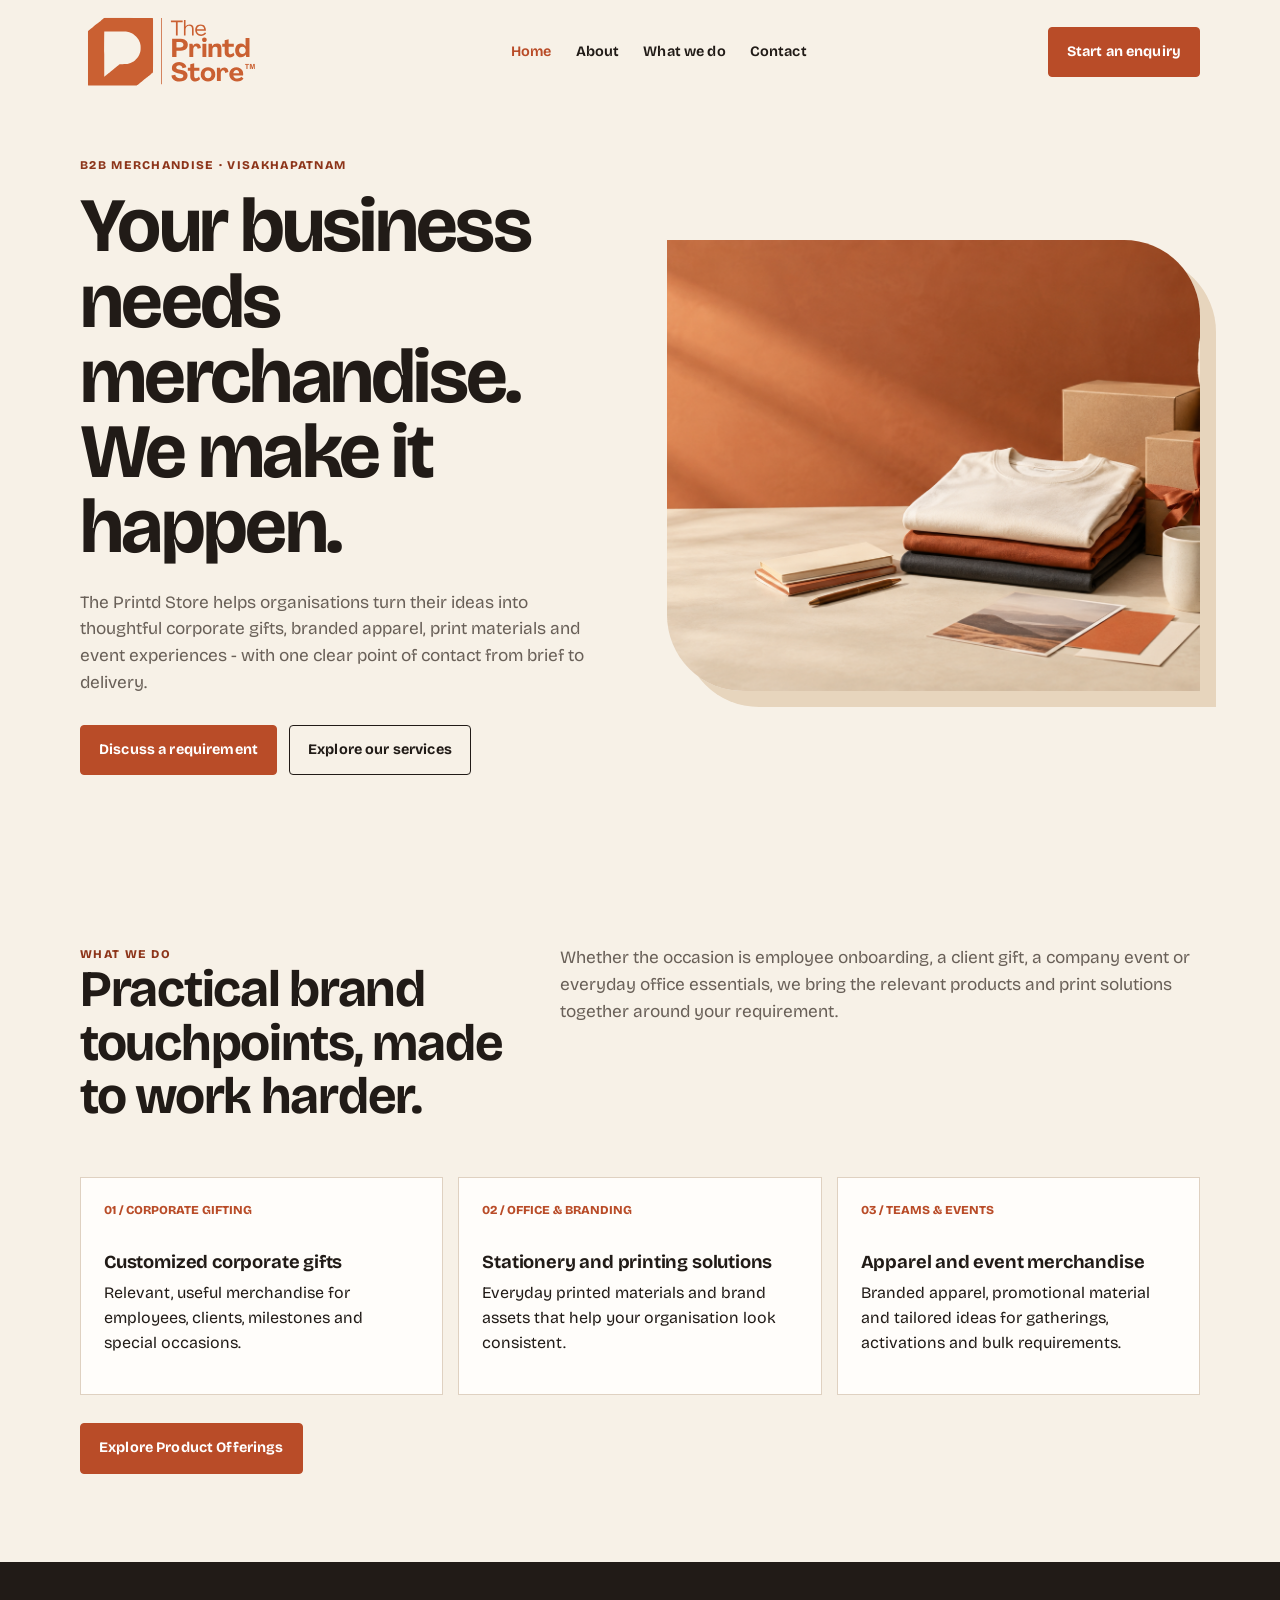
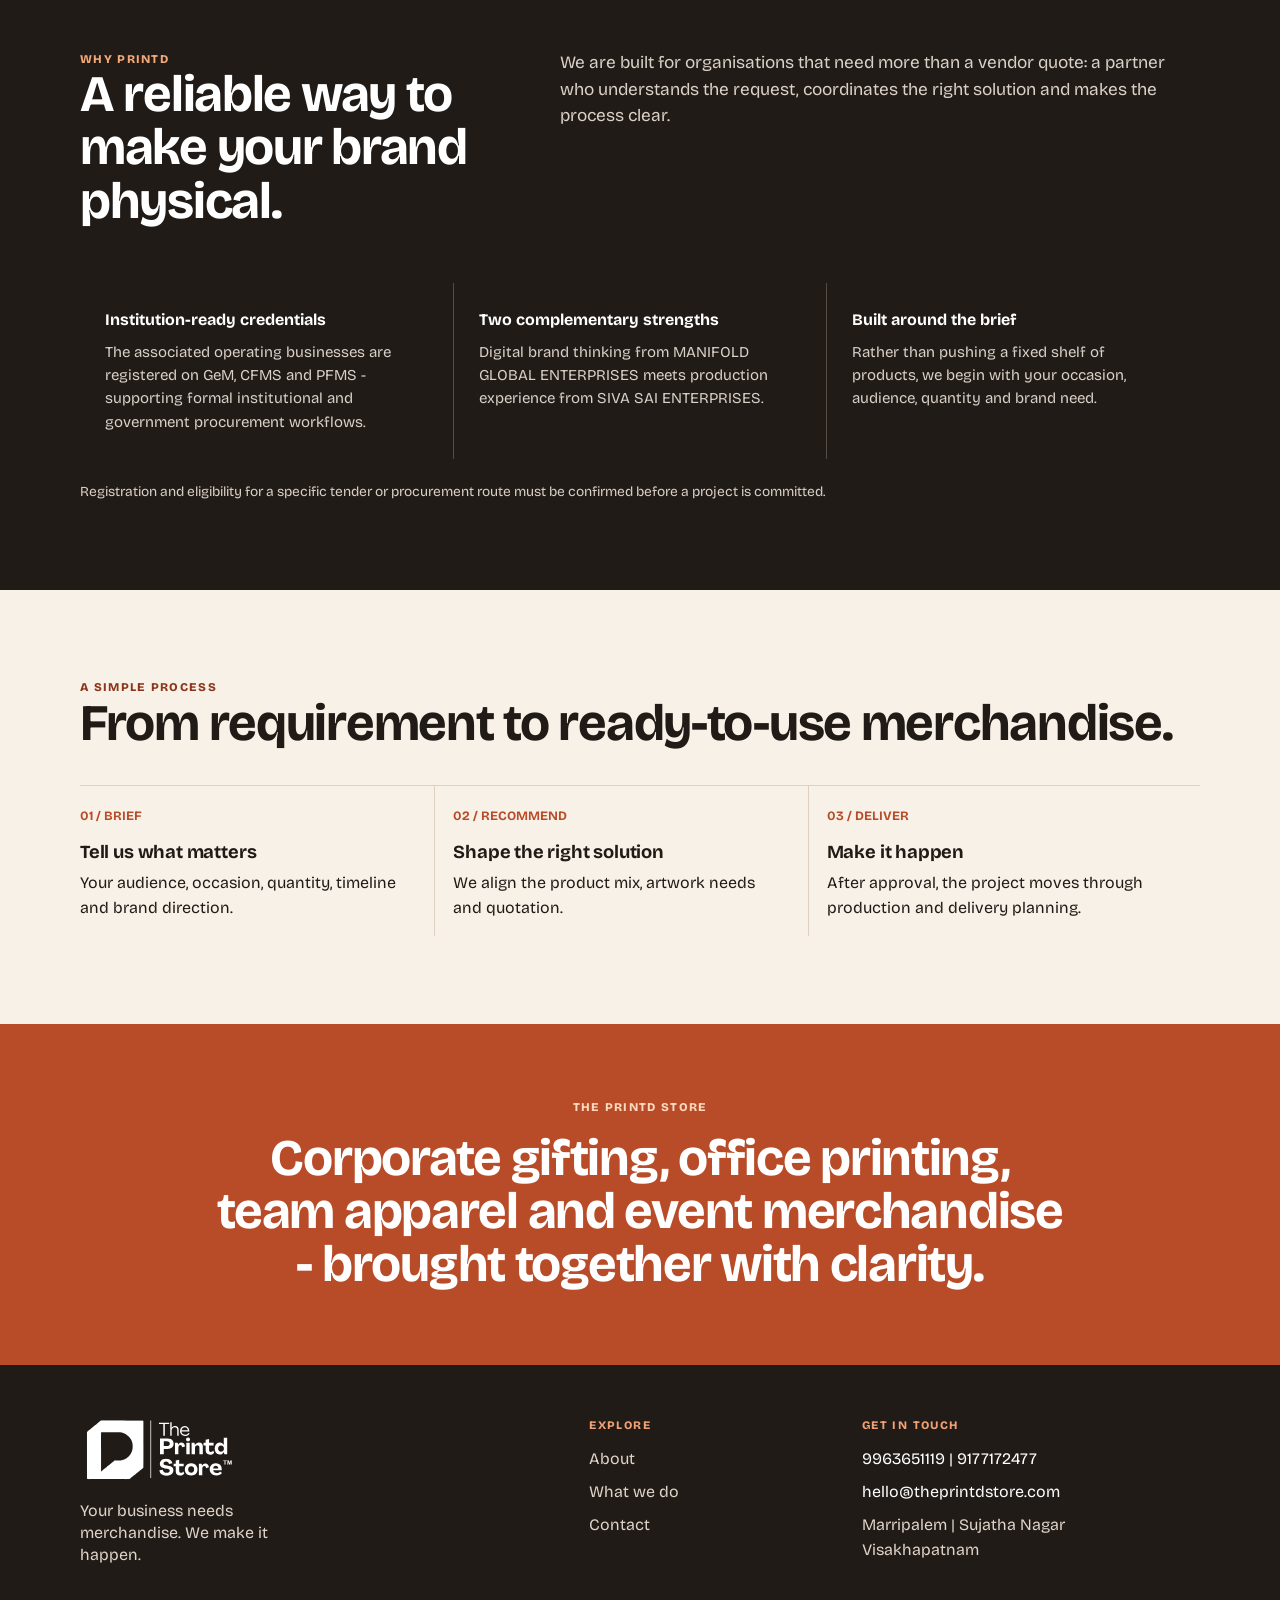
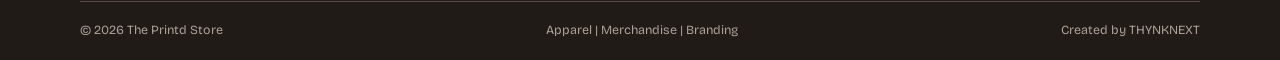
<file: index.html>
<!doctype html>
<html lang="en"><head>
  <meta charset="UTF-8"><meta name="viewport" content="width=device-width, initial-scale=1.0">
  <meta name="description" content="The Printd Store creates B2B merchandise, corporate gifting, printing and branding solutions in Visakhapatnam.">
  <title>The Printd Store | Merchandise made for business</title><link rel="stylesheet" href="styles.css">
</head><body>
  <header class="wrap"><nav class="nav">
    <a class="brand" href="index.html" aria-label="The Printd Store home"><img src="assets/the-printd-store-header.svg" alt="The Printd Store"></a>
    <button class="menu-toggle" type="button" aria-label="Open navigation" aria-expanded="false" aria-controls="site-nav"><span></span><span></span><span></span></button>
    <div class="links" id="site-nav"><a aria-current="page" href="index.html">Home</a><a href="about.html">About</a><a href="services.html">What we do</a><a href="contact.html">Contact</a></div>
    <a class="button" href="contact.html">Start an enquiry</a>
  </nav></header>
  <main>
    <section class="hero wrap"><div class="hero-grid"><div>
      <div class="eyebrow">B2B Merchandise · Visakhapatnam</div>
      <h1>Your business needs merchandise.<br>We make it happen.</h1>
      <p class="lead">The Printd Store helps organisations turn their ideas into thoughtful corporate gifts, branded apparel, print materials and event experiences - with one clear point of contact from brief to delivery.</p>
      <div class="actions"><a class="button" href="contact.html">Discuss a requirement</a><a class="button outline" href="services.html">Explore our services</a></div>
    </div><img class="hero-image" src="assets/hero-merchandise.png" alt="Corporate merchandise including a mug, stationery, apparel and gift packaging"></div></section>
    <section id="solutions" class="wrap"><div class="split"><div><div class="eyebrow">What we do</div><h2>Practical brand touchpoints, made to work harder.</h2></div><p class="copy">Whether the occasion is employee onboarding, a client gift, a company event or everyday office essentials, we bring the relevant products and print solutions together around your requirement.</p></div>
      <div class="cards"><article class="card"><span class="num">01 / CORPORATE GIFTING</span><h3>Customized corporate gifts</h3><p>Relevant, useful merchandise for employees, clients, milestones and special occasions.</p></article><article class="card"><span class="num">02 / OFFICE &amp; BRANDING</span><h3>Stationery and printing solutions</h3><p>Everyday printed materials and brand assets that help your organisation look consistent.</p></article><article class="card"><span class="num">03 / TEAMS &amp; EVENTS</span><h3>Apparel and event merchandise</h3><p>Branded apparel, promotional material and tailored ideas for gatherings, activations and bulk requirements.</p></article></div>
      <div class="actions"><a class="button" href="services.html">Explore Product Offerings</a></div>
    </section>
    <section class="why"><div class="wrap"><div class="split"><div><div class="eyebrow">Why Printd</div><h2>A reliable way to make your brand physical.</h2></div><p class="copy">We are built for organisations that need more than a vendor quote: a partner who understands the request, coordinates the right solution and makes the process clear.</p></div>
      <div class="why-grid"><div><strong>Institution-ready credentials</strong><p>The associated operating businesses are registered on GeM, CFMS and PFMS - supporting formal institutional and government procurement workflows.</p></div><div><strong>Two complementary strengths</strong><p>Digital brand thinking from MANIFOLD GLOBAL ENTERPRISES meets production experience from SIVA SAI ENTERPRISES.</p></div><div><strong>Built around the brief</strong><p>Rather than pushing a fixed shelf of products, we begin with your occasion, audience, quantity and brand need.</p></div></div>
      <p class="notice" style="color:#d9d0c7;margin:22px 0 0">Registration and eligibility for a specific tender or procurement route must be confirmed before a project is committed.</p>
    </div></section>
    <section class="wrap"><div class="eyebrow">A simple process</div><h2>From requirement to ready-to-use merchandise.</h2><div class="process"><div><strong>01 / BRIEF</strong><h3>Tell us what matters</h3><p>Your audience, occasion, quantity, timeline and brand direction.</p></div><div><strong>02 / RECOMMEND</strong><h3>Shape the right solution</h3><p>We align the product mix, artwork needs and quotation.</p></div><div><strong>03 / DELIVER</strong><h3>Make it happen</h3><p>After approval, the project moves through production and delivery planning.</p></div></div></section>
    <section class="statement"><div class="wrap"><div class="eyebrow">The Printd Store</div><h2>Corporate gifting, office printing, team apparel and event merchandise - brought together with clarity.</h2></div></section>
  </main><footer class="site-footer"><div class="wrap"><div class="footer-grid"><div><img class="footer-logo" src="assets/the-printd-store-header.svg" alt="The Printd Store"><p class="footer-tagline">Your business needs merchandise. We make it happen.</p></div><div><p class="footer-title">Explore</p><div class="footer-links"><a href="about.html">About</a><a href="services.html">What we do</a><a href="contact.html">Contact</a></div></div><div><p class="footer-title">Get in touch</p><div class="footer-contact"><a href="tel:+919963651119">9963651119 | 9177172477</a><a href="mailto:hello@theprintdstore.com">hello@theprintdstore.com</a><span>Marripalem | Sujatha Nagar<br>Visakhapatnam</span></div></div></div><div class="footer-bottom"><span>© 2026 The Printd Store</span><span>Apparel | Merchandise | Branding</span><span>Created by THYNKNEXT</span></div></div></footer><script src="menu.js"></script>
</body></html>
</file>
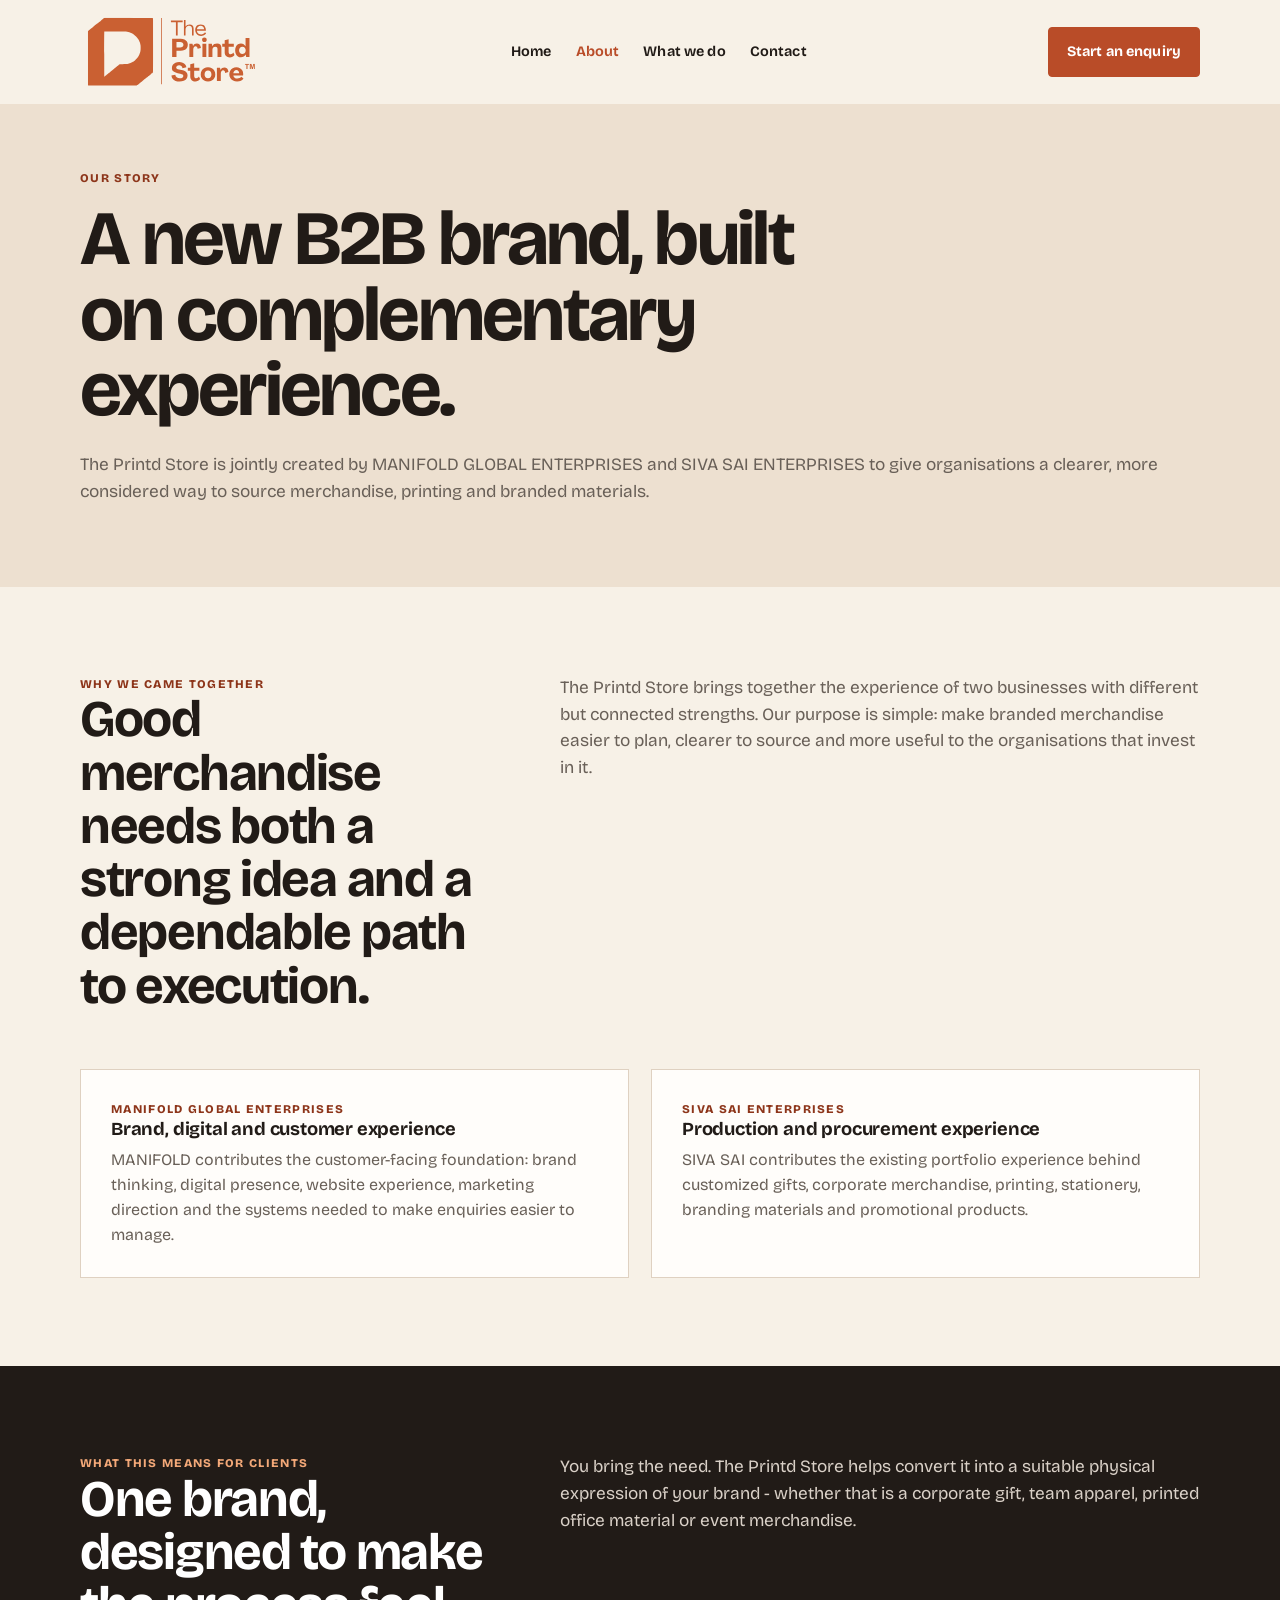
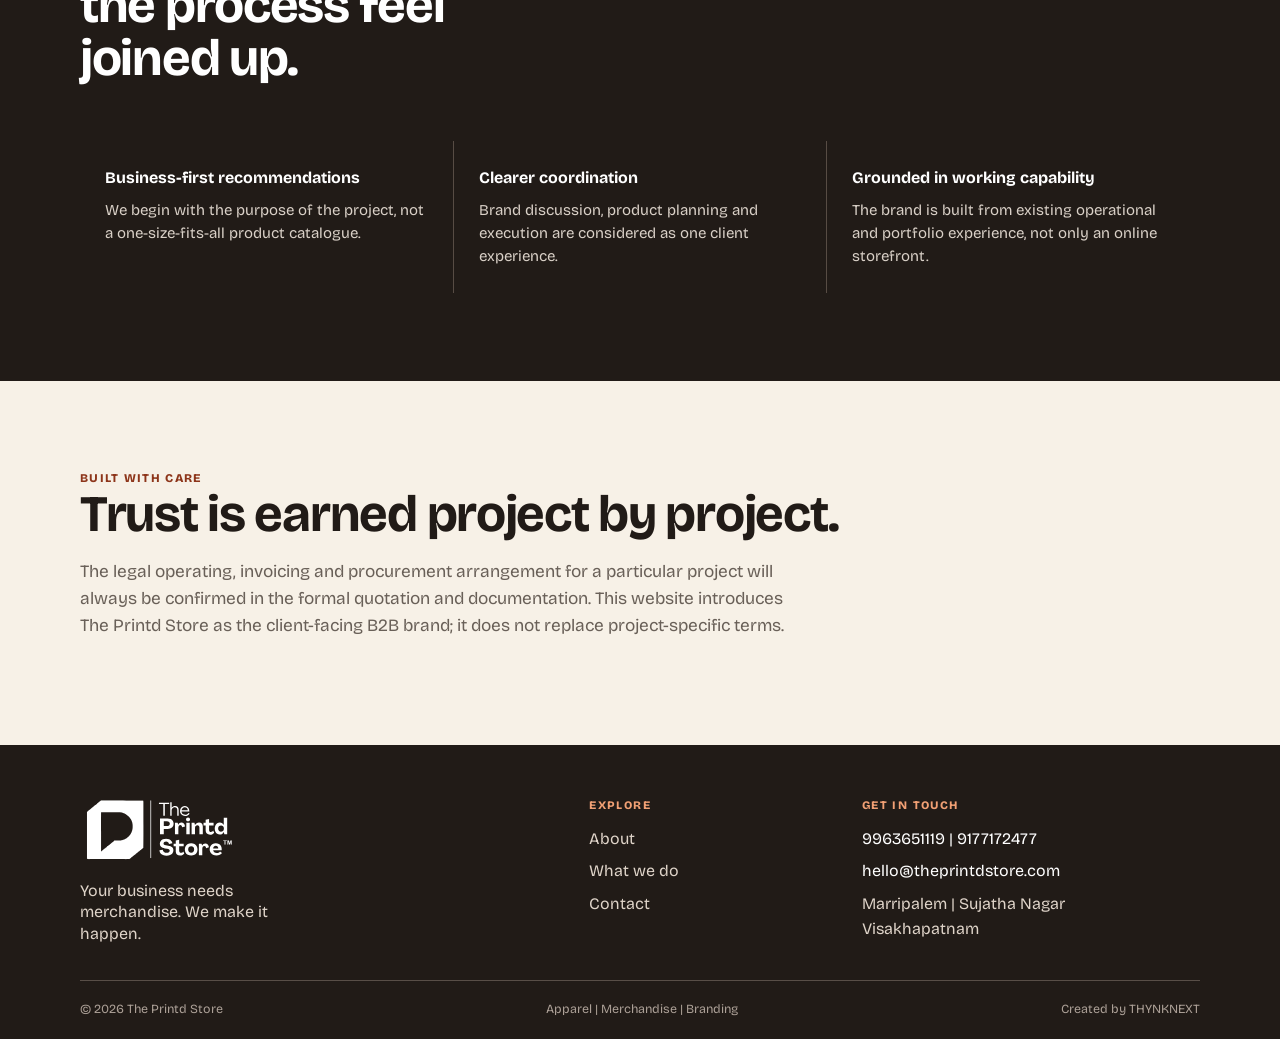
<file: about.html>
<!doctype html>
<html lang="en"><head><meta charset="UTF-8"><meta name="viewport" content="width=device-width, initial-scale=1.0"><meta name="description" content="About The Printd Store, a collaboration of MANIFOLD GLOBAL ENTERPRISES and SIVA SAI ENTERPRISES."><title>About | The Printd Store</title><link rel="stylesheet" href="styles.css"></head><body>
  <header class="wrap"><nav class="nav"><a class="brand" href="index.html"><img src="assets/the-printd-store-header.svg" alt="The Printd Store"></a><button class="menu-toggle" type="button" aria-label="Open navigation" aria-expanded="false" aria-controls="site-nav"><span></span><span></span><span></span></button><div class="links" id="site-nav"><a href="index.html">Home</a><a aria-current="page" href="about.html">About</a><a href="services.html">What we do</a><a href="contact.html">Contact</a></div><a class="button" href="contact.html">Start an enquiry</a></nav></header>
  <main><section class="page-hero"><div class="wrap"><div class="eyebrow">Our story</div><h1>A new B2B brand, built on complementary experience.</h1><p class="lead">The Printd Store is jointly created by MANIFOLD GLOBAL ENTERPRISES and SIVA SAI ENTERPRISES to give organisations a clearer, more considered way to source merchandise, printing and branded materials.</p></div></section>
  <section class="wrap"><div class="split"><div><div class="eyebrow">Why we came together</div><h2>Good merchandise needs both a strong idea and a dependable path to execution.</h2></div><p class="copy">The Printd Store brings together the experience of two businesses with different but connected strengths. Our purpose is simple: make branded merchandise easier to plan, clearer to source and more useful to the organisations that invest in it.</p></div><div class="about-grid" style="margin-top:38px"><article class="panel"><div class="eyebrow">MANIFOLD GLOBAL ENTERPRISES</div><h3>Brand, digital and customer experience</h3><p>MANIFOLD contributes the customer-facing foundation: brand thinking, digital presence, website experience, marketing direction and the systems needed to make enquiries easier to manage.</p></article><article class="panel"><div class="eyebrow">SIVA SAI ENTERPRISES</div><h3>Production and procurement experience</h3><p>SIVA SAI contributes the existing portfolio experience behind customized gifts, corporate merchandise, printing, stationery, branding materials and promotional products.</p></article></div></section>
  <section class="why"><div class="wrap"><div class="split"><div><div class="eyebrow">What this means for clients</div><h2>One brand, designed to make the process feel joined up.</h2></div><p class="copy">You bring the need. The Printd Store helps convert it into a suitable physical expression of your brand - whether that is a corporate gift, team apparel, printed office material or event merchandise.</p></div><div class="why-grid"><div><strong>Business-first recommendations</strong><p>We begin with the purpose of the project, not a one-size-fits-all product catalogue.</p></div><div><strong>Clearer coordination</strong><p>Brand discussion, product planning and execution are considered as one client experience.</p></div><div><strong>Grounded in working capability</strong><p>The brand is built from existing operational and portfolio experience, not only an online storefront.</p></div></div></div></section>
  <section class="wrap"><div class="eyebrow">Built with care</div><h2>Trust is earned project by project.</h2><p class="copy" style="max-width:720px">The legal operating, invoicing and procurement arrangement for a particular project will always be confirmed in the formal quotation and documentation. This website introduces The Printd Store as the client-facing B2B brand; it does not replace project-specific terms.</p></section></main>
  <footer class="site-footer"><div class="wrap"><div class="footer-grid"><div><img class="footer-logo" src="assets/the-printd-store-header.svg" alt="The Printd Store"><p class="footer-tagline">Your business needs merchandise. We make it happen.</p></div><div><p class="footer-title">Explore</p><div class="footer-links"><a href="about.html">About</a><a href="services.html">What we do</a><a href="contact.html">Contact</a></div></div><div><p class="footer-title">Get in touch</p><div class="footer-contact"><a href="tel:+919963651119">9963651119 | 9177172477</a><a href="mailto:hello@theprintdstore.com">hello@theprintdstore.com</a><span>Marripalem | Sujatha Nagar<br>Visakhapatnam</span></div></div></div><div class="footer-bottom"><span>© 2026 The Printd Store</span><span>Apparel | Merchandise | Branding</span><span>Created by THYNKNEXT</span></div></div></footer><script src="menu.js"></script>
</body></html>
</file>
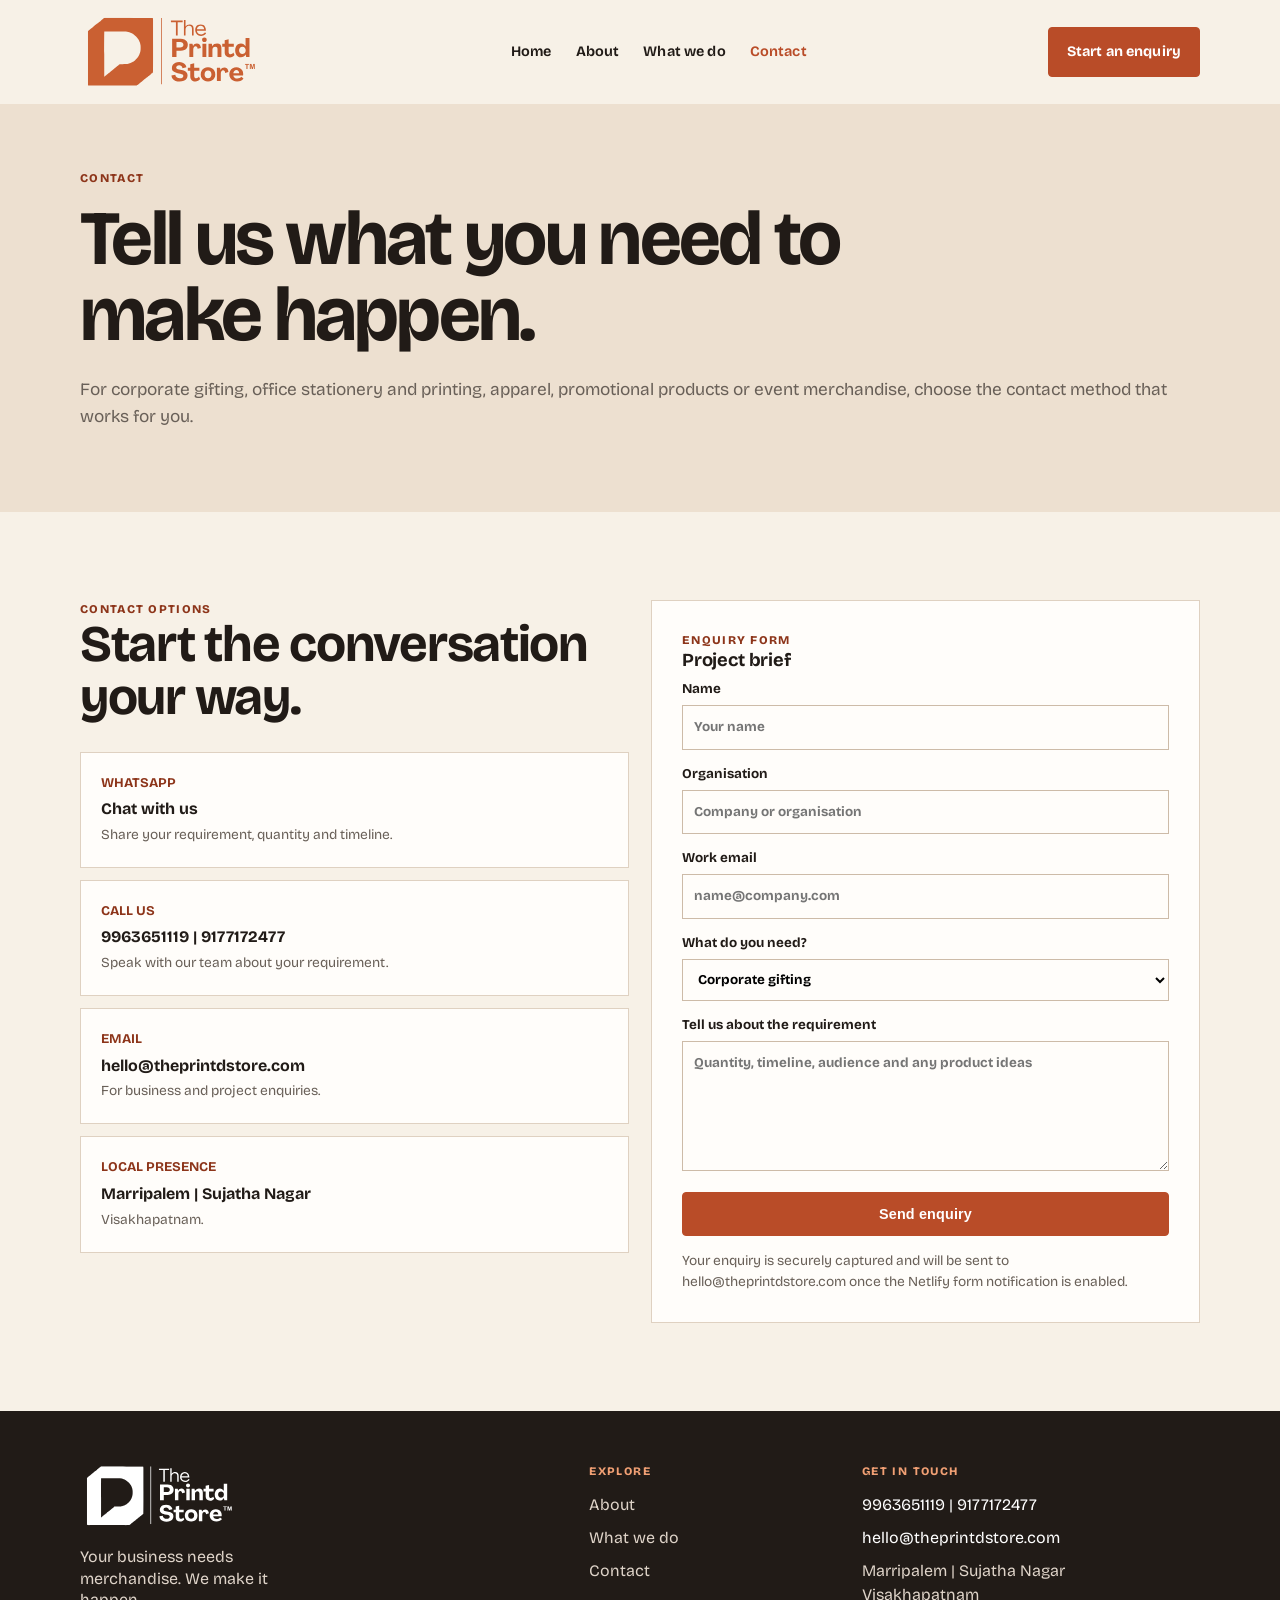
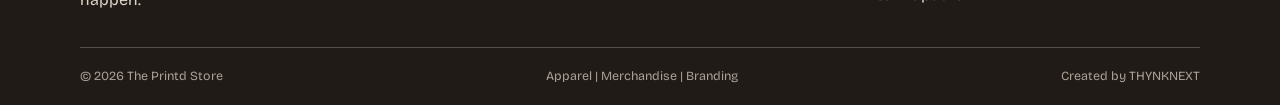
<file: contact.html>
<!doctype html>
<html lang="en"><head><meta charset="UTF-8"><meta name="viewport" content="width=device-width, initial-scale=1.0"><meta name="description" content="Contact The Printd Store for a corporate gifting, printing, apparel or event merchandise enquiry."><title>Contact | The Printd Store</title><link rel="stylesheet" href="styles.css"></head><body>
  <header class="wrap"><nav class="nav"><a class="brand" href="index.html"><img src="assets/the-printd-store-header.svg" alt="The Printd Store"></a><button class="menu-toggle" type="button" aria-label="Open navigation" aria-expanded="false" aria-controls="site-nav"><span></span><span></span><span></span></button><div class="links" id="site-nav"><a href="index.html">Home</a><a href="about.html">About</a><a href="services.html">What we do</a><a aria-current="page" href="contact.html">Contact</a></div><a class="button" href="#enquiry">Start an enquiry</a></nav></header>
  <main><section class="page-hero"><div class="wrap"><div class="eyebrow">Contact</div><h1>Tell us what you need to make happen.</h1><p class="lead">For corporate gifting, office stationery and printing, apparel, promotional products or event merchandise, choose the contact method that works for you.</p></div></section>
  <section class="wrap"><div class="contact-grid"><div><div class="eyebrow">Contact options</div><h2>Start the conversation your way.</h2><div class="contact-list"><a class="contact-option" href="https://wa.me/919963651119?text=Hello%20The%20Printd%20Store%2C%20I%20would%20like%20to%20discuss%20a%20requirement." target="_blank" rel="noopener"><small>WHATSAPP</small><strong>Chat with us</strong><br><span class="notice">Share your requirement, quantity and timeline.</span></a><a class="contact-option" href="tel:+919963651119"><small>CALL US</small><strong>9963651119 | 9177172477</strong><br><span class="notice">Speak with our team about your requirement.</span></a><a class="contact-option" href="mailto:hello@theprintdstore.com"><small>EMAIL</small><strong>hello@theprintdstore.com</strong><br><span class="notice">For business and project enquiries.</span></a><div class="contact-option"><small>LOCAL PRESENCE</small><strong>Marripalem | Sujatha Nagar</strong><br><span class="notice">Visakhapatnam.</span></div></div></div>
  <div id="enquiry" class="panel"><div class="eyebrow">Enquiry form</div><h3>Project brief</h3><form class="form" name="printd-enquiry" method="POST" action="/thank-you" data-netlify="true" netlify-honeypot="bot-field"><input type="hidden" name="form-name" value="printd-enquiry"><input type="hidden" name="subject" value="New Printd Store website enquiry"><p hidden><label>Do not fill this out: <input name="bot-field"></label></p><label>Name<input name="name" required placeholder="Your name"></label><label>Organisation<input name="organisation" placeholder="Company or organisation"></label><label>Work email<input name="email" type="email" required placeholder="name@company.com"></label><label>What do you need?<select name="requirement"><option>Corporate gifting</option><option>Office stationery & printing</option><option>Apparel & team merchandise</option><option>Event merchandise</option><option>Other requirement</option></select></label><label>Tell us about the requirement<textarea name="message" required placeholder="Quantity, timeline, audience and any product ideas"></textarea></label><button class="button" type="submit">Send enquiry</button><p class="notice">Your enquiry is securely captured and will be sent to hello@theprintdstore.com once the Netlify form notification is enabled.</p></form></div></div></section></main>
  <footer class="site-footer"><div class="wrap"><div class="footer-grid"><div><img class="footer-logo" src="assets/the-printd-store-header.svg" alt="The Printd Store"><p class="footer-tagline">Your business needs merchandise. We make it happen.</p></div><div><p class="footer-title">Explore</p><div class="footer-links"><a href="about.html">About</a><a href="services.html">What we do</a><a href="contact.html">Contact</a></div></div><div><p class="footer-title">Get in touch</p><div class="footer-contact"><a href="tel:+919963651119">9963651119 | 9177172477</a><a href="mailto:hello@theprintdstore.com">hello@theprintdstore.com</a><span>Marripalem | Sujatha Nagar<br>Visakhapatnam</span></div></div></div><div class="footer-bottom"><span>© 2026 The Printd Store</span><span>Apparel | Merchandise | Branding</span><span>Created by THYNKNEXT</span></div></div></footer><script src="menu.js"></script>
</body></html>
</file>
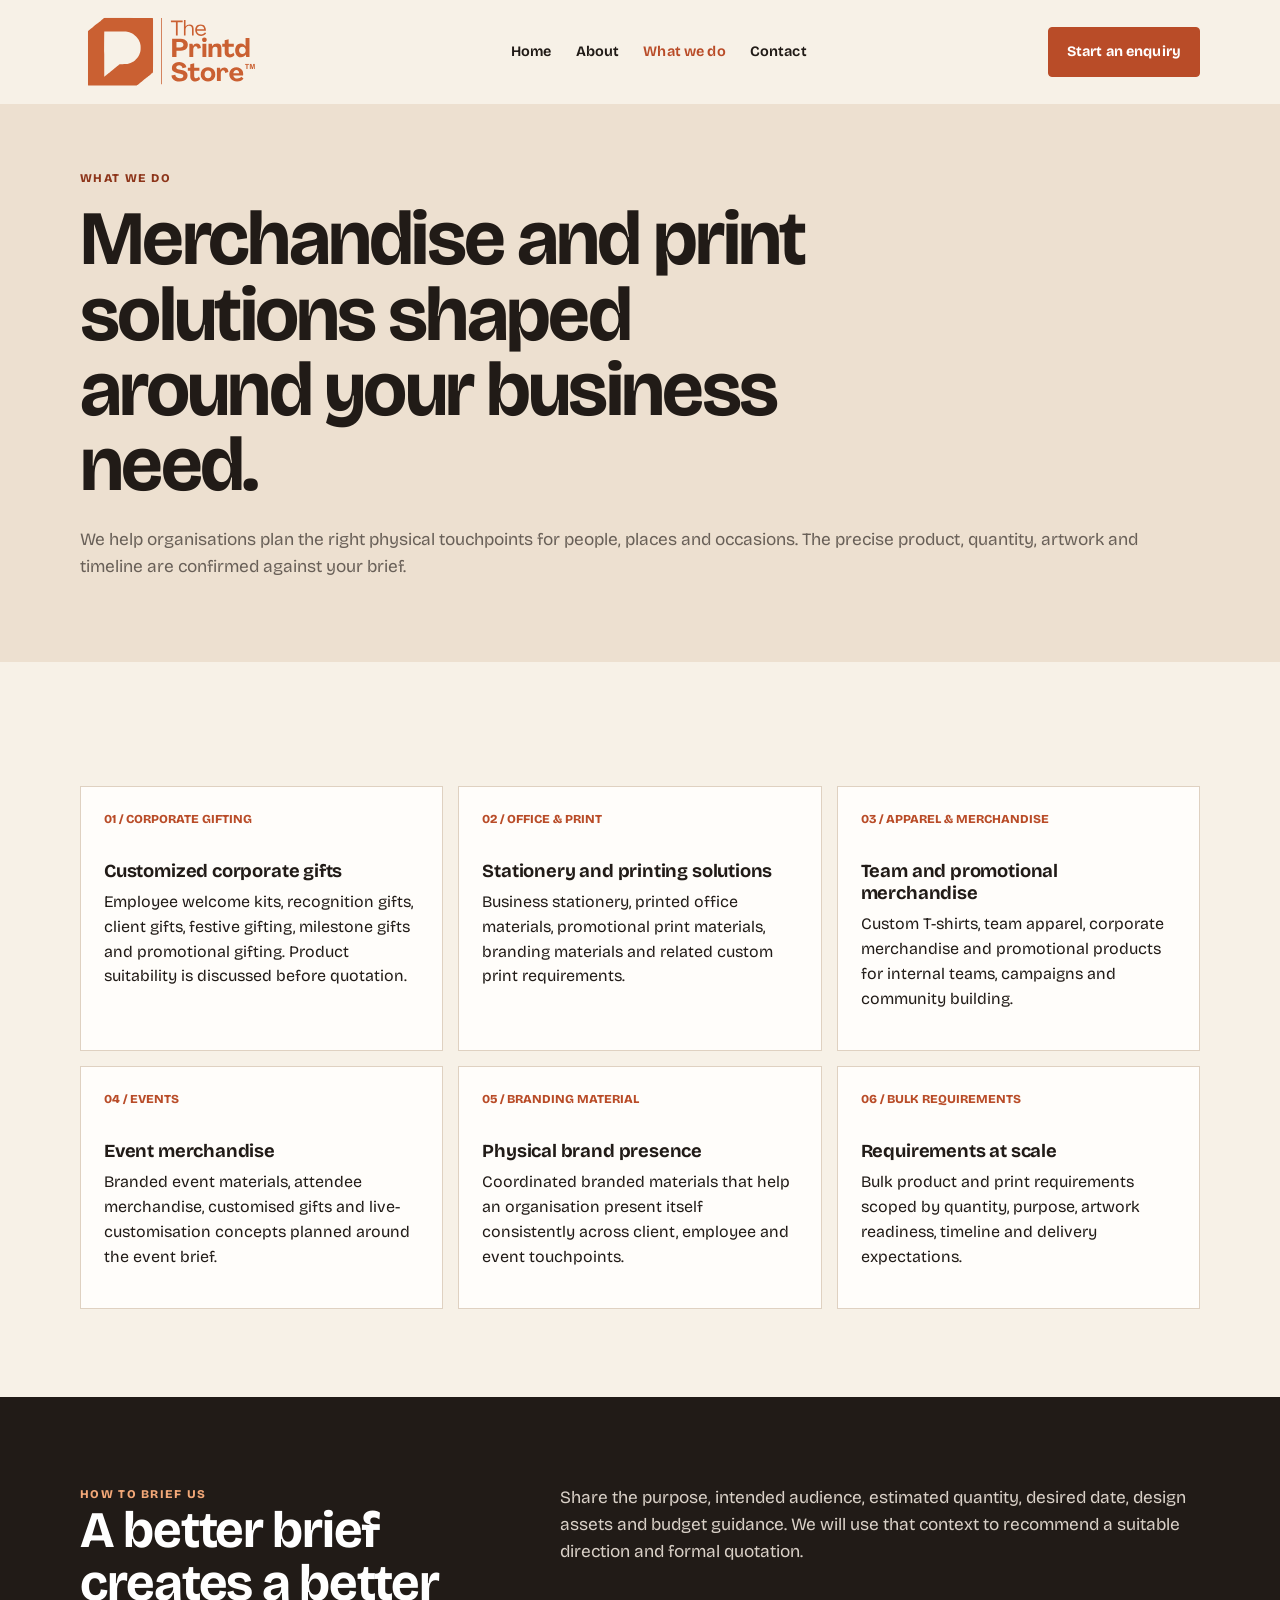
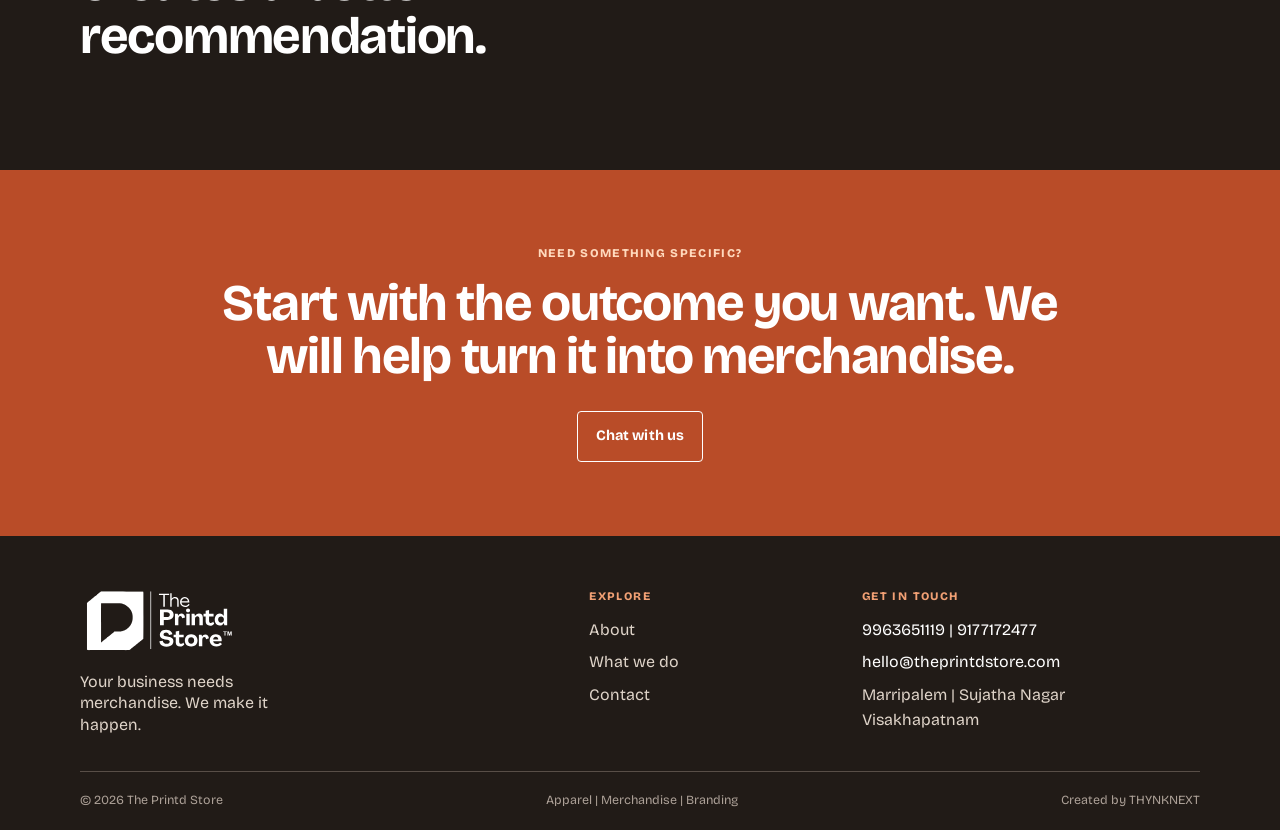
<file: services.html>
<!doctype html>
<html lang="en"><head><meta charset="UTF-8"><meta name="viewport" content="width=device-width, initial-scale=1.0"><meta name="description" content="Corporate gifting, printing, stationery, apparel and event merchandise services from The Printd Store."><title>What We Do | The Printd Store</title><link rel="stylesheet" href="styles.css"></head><body>
  <header class="wrap"><nav class="nav"><a class="brand" href="index.html"><img src="assets/the-printd-store-header.svg" alt="The Printd Store"></a><button class="menu-toggle" type="button" aria-label="Open navigation" aria-expanded="false" aria-controls="site-nav"><span></span><span></span><span></span></button><div class="links" id="site-nav"><a href="index.html">Home</a><a href="about.html">About</a><a aria-current="page" href="services.html">What we do</a><a href="contact.html">Contact</a></div><a class="button" href="contact.html">Start an enquiry</a></nav></header>
  <main><section class="page-hero"><div class="wrap"><div class="eyebrow">What we do</div><h1>Merchandise and print solutions shaped around your business need.</h1><p class="lead">We help organisations plan the right physical touchpoints for people, places and occasions. The precise product, quantity, artwork and timeline are confirmed against your brief.</p></div></section>
  <section class="wrap"><div class="cards"><article class="card"><span class="num">01 / CORPORATE GIFTING</span><h3>Customized corporate gifts</h3><p>Employee welcome kits, recognition gifts, client gifts, festive gifting, milestone gifts and promotional gifting. Product suitability is discussed before quotation.</p></article><article class="card"><span class="num">02 / OFFICE &amp; PRINT</span><h3>Stationery and printing solutions</h3><p>Business stationery, printed office materials, promotional print materials, branding materials and related custom print requirements.</p></article><article class="card"><span class="num">03 / APPAREL &amp; MERCHANDISE</span><h3>Team and promotional merchandise</h3><p>Custom T-shirts, team apparel, corporate merchandise and promotional products for internal teams, campaigns and community building.</p></article><article class="card"><span class="num">04 / EVENTS</span><h3>Event merchandise</h3><p>Branded event materials, attendee merchandise, customised gifts and live-customisation concepts planned around the event brief.</p></article><article class="card"><span class="num">05 / BRANDING MATERIAL</span><h3>Physical brand presence</h3><p>Coordinated branded materials that help an organisation present itself consistently across client, employee and event touchpoints.</p></article><article class="card"><span class="num">06 / BULK REQUIREMENTS</span><h3>Requirements at scale</h3><p>Bulk product and print requirements scoped by quantity, purpose, artwork readiness, timeline and delivery expectations.</p></article></div></section>
  <section class="why"><div class="wrap"><div class="split"><div><div class="eyebrow">How to brief us</div><h2>A better brief creates a better recommendation.</h2></div><p class="copy">Share the purpose, intended audience, estimated quantity, desired date, design assets and budget guidance. We will use that context to recommend a suitable direction and formal quotation.</p></div></div></section>
  <section class="statement"><div class="wrap"><div class="eyebrow">Need something specific?</div><h2>Start with the outcome you want. We will help turn it into merchandise.</h2><div class="actions" style="justify-content:center"><a class="button outline" style="color:white;border-color:white" href="contact.html">Chat with us</a></div></div></section></main>
  <footer class="site-footer"><div class="wrap"><div class="footer-grid"><div><img class="footer-logo" src="assets/the-printd-store-header.svg" alt="The Printd Store"><p class="footer-tagline">Your business needs merchandise. We make it happen.</p></div><div><p class="footer-title">Explore</p><div class="footer-links"><a href="about.html">About</a><a href="services.html">What we do</a><a href="contact.html">Contact</a></div></div><div><p class="footer-title">Get in touch</p><div class="footer-contact"><a href="tel:+919963651119">9963651119 | 9177172477</a><a href="mailto:hello@theprintdstore.com">hello@theprintdstore.com</a><span>Marripalem | Sujatha Nagar<br>Visakhapatnam</span></div></div></div><div class="footer-bottom"><span>© 2026 The Printd Store</span><span>Apparel | Merchandise | Branding</span><span>Created by THYNKNEXT</span></div></div></footer><script src="menu.js"></script>
</body></html>
</file>
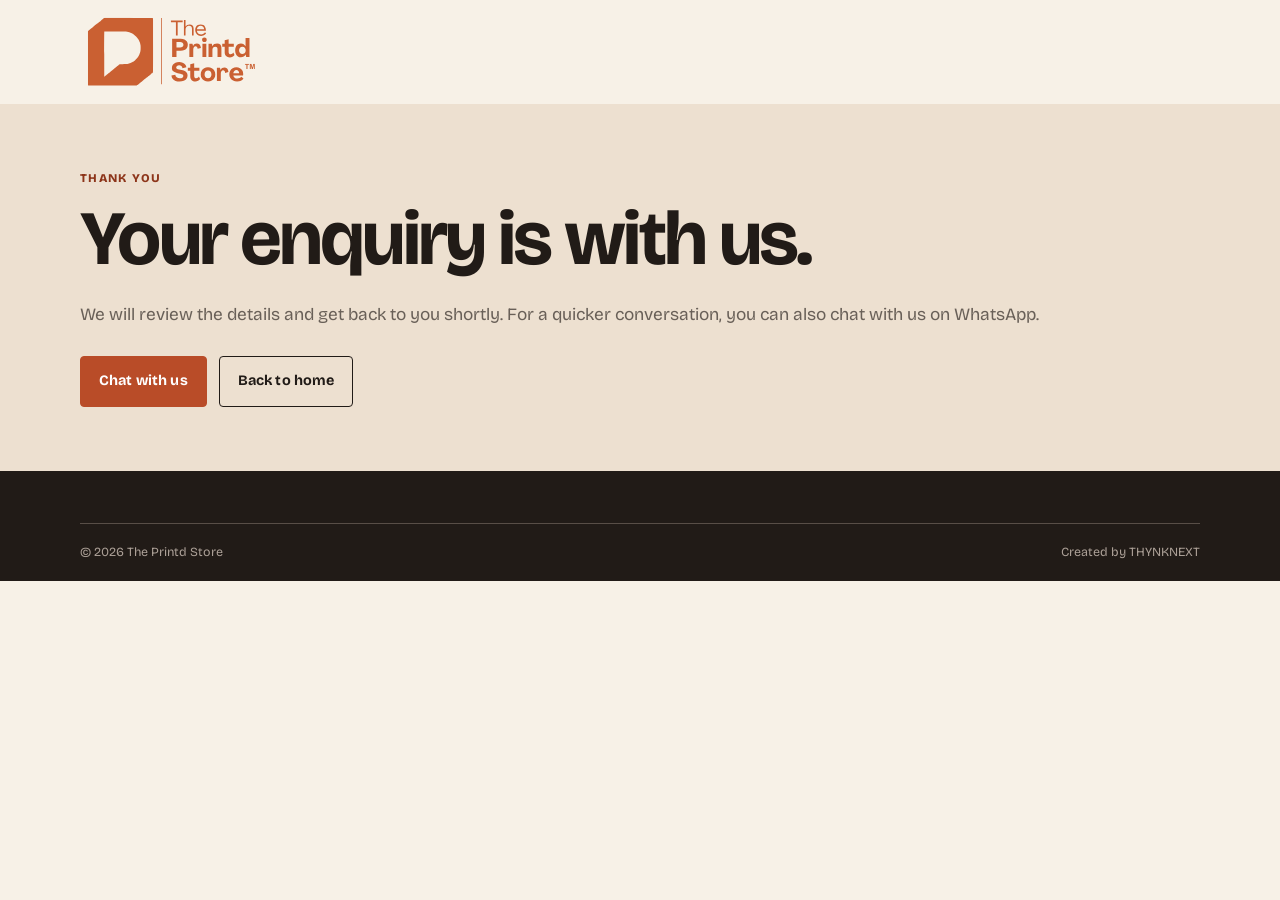
<file: thank-you.html>
<!doctype html>
<html lang="en"><head><meta charset="UTF-8"><meta name="viewport" content="width=device-width, initial-scale=1.0"><meta name="description" content="Thank you for contacting The Printd Store."><title>Thank You | The Printd Store</title><link rel="stylesheet" href="styles.css"></head><body><header class="wrap"><nav class="nav"><a class="brand" href="index.html"><img src="assets/the-printd-store-header.svg" alt="The Printd Store"></a></nav></header><main><section class="page-hero"><div class="wrap"><div class="eyebrow">Thank you</div><h1>Your enquiry is with us.</h1><p class="lead">We will review the details and get back to you shortly. For a quicker conversation, you can also chat with us on WhatsApp.</p><div class="actions"><a class="button" href="https://wa.me/919963651119" target="_blank" rel="noopener">Chat with us</a><a class="button outline" href="index.html">Back to home</a></div></div></section></main><footer class="site-footer"><div class="wrap"><div class="footer-bottom"><span>© 2026 The Printd Store</span><span>Created by THYNKNEXT</span></div></div></footer></body></html>
</file>
<file: styles.css>
@font-face{font-family:'Bricolage Grotesque';src:url('assets/BricolageGrotesque-Variable.ttf') format('truetype');font-style:normal;font-weight:200 800;font-stretch:75% 100%;font-display:swap}
:root{--ink:#211b17;--cream:#f7f1e7;--paper:#fffdfa;--rust:#b94c28;--rust-dark:#8d351a;--sand:#e7d5bd;--muted:#696058;--line:#dfd1c1}*{box-sizing:border-box}html{scroll-behavior:smooth}body{margin:0;background:var(--cream);color:var(--ink);font:16px/1.55 'Bricolage Grotesque',Arial,sans-serif;font-optical-sizing:auto}a{color:inherit;text-decoration:none}.wrap{width:min(1120px,calc(100% - 40px));margin:auto}
.nav{height:104px;display:flex;align-items:center;justify-content:space-between;gap:22px;position:relative}.brand{display:flex;align-items:center;width:270px;flex:0 0 auto}.brand img{width:100%;height:auto;display:block}.links{display:flex;align-items:center;gap:24px;font-size:.9rem;font-weight:650;letter-spacing:.01em}.links a[aria-current=page]{color:var(--rust)}.menu-toggle{display:none;border:0;background:transparent;width:44px;height:44px;padding:10px;cursor:pointer}.menu-toggle span{display:block;width:24px;height:2px;background:var(--ink);margin:5px auto;transition:.2s}
.button{display:inline-block;padding:13px 18px;border:1px solid var(--rust);border-radius:4px;background:var(--rust);color:#fff;font-size:.9rem;font-weight:700;letter-spacing:.01em;transition:.2s}.button:hover{background:var(--rust-dark);border-color:var(--rust-dark);transform:translateY(-1px)}.button.outline{background:transparent;color:var(--ink);border-color:var(--ink)}.eyebrow{color:var(--rust-dark);font-size:.74rem;font-weight:800;letter-spacing:.11em;text-transform:uppercase}h1,h2,h3,p{margin-top:0}h1{font-size:clamp(3rem,6vw,5.7rem);line-height:.98;letter-spacing:-.035em;margin:15px 0 24px}h2{font-size:clamp(2.1rem,4vw,3.45rem);line-height:1.04;letter-spacing:-.025em;margin-bottom:18px}h3{font-size:1.15rem;line-height:1.2;letter-spacing:-.01em;margin-bottom:8px}.lead,.copy{color:var(--muted);font-size:1.08rem}
.hero{padding:52px 0 82px}.hero-grid{display:grid;grid-template-columns:1fr 1fr;gap:54px;align-items:center}.actions{display:flex;gap:12px;flex-wrap:wrap;margin-top:28px}.hero-image{width:100%;aspect-ratio:1.18/1;object-fit:cover;border-radius:0 76px 0 76px;box-shadow:16px 16px 0 var(--sand)}section{padding:88px 0}.split{display:grid;grid-template-columns:.8fr 1.2fr;gap:54px}.cards{display:grid;grid-template-columns:repeat(3,1fr);gap:15px;margin-top:36px}.card{min-height:210px;padding:23px;background:var(--paper);border:1px solid var(--line)}.card .num{display:block;color:var(--rust);font-size:.76rem;font-weight:800;margin-bottom:31px}.why{background:var(--ink);color:white}.why .copy{color:#d9d0c7}.why .eyebrow{color:#f3a878}.why-grid{display:grid;grid-template-columns:repeat(3,1fr);gap:1px;margin-top:37px;background:#574c44}.why-grid>div{padding:25px;background:var(--ink)}.why-grid strong{display:block;margin-bottom:8px}.why-grid p{margin:0;color:#d9d0c7;font-size:.94rem}.process{display:grid;grid-template-columns:repeat(3,1fr);margin-top:35px;border-top:1px solid var(--line)}.process>div{padding:20px 20px 0 0;margin-right:18px;border-right:1px solid var(--line)}.process>div:last-child{border:0}.process strong{display:block;color:var(--rust);font-size:.8rem;margin-bottom:15px}.statement{padding:74px 0;background:var(--rust);color:white;text-align:center}.statement h2{max-width:850px;margin:auto}.statement .eyebrow{color:#ffd9bd;margin-bottom:15px}.page-hero{padding:65px 0 64px;background:#ede0d0}.page-hero h1{max-width:760px}.about-grid,.contact-grid{display:grid;grid-template-columns:1fr 1fr;gap:22px}.panel{padding:30px;background:var(--paper);border:1px solid var(--line)}.panel p{margin-bottom:0;color:var(--muted)}.contact-list{display:grid;gap:12px;margin-top:27px}.contact-option{padding:20px;background:var(--paper);border:1px solid var(--line)}.contact-option small{display:block;color:var(--rust-dark);font-weight:bold;margin-bottom:4px}.form{display:grid;gap:14px}.form label{font-size:.84rem;font-weight:700}.form input,.form select,.form textarea{width:100%;margin-top:5px;border:1px solid #cdbba8;background:var(--paper);padding:11px;font:inherit}.form textarea{min-height:130px;resize:vertical}.notice{font-size:.86rem;color:var(--muted)}
.site-footer{padding:52px 0 20px;background:var(--ink);color:#dfd4c9}.footer-grid{display:grid;grid-template-columns:1.4fr .7fr 1fr;gap:36px;padding-bottom:36px}.footer-logo{width:175px;display:block;filter:brightness(0) invert(1);margin-bottom:17px}.footer-tagline{font-size:1rem;line-height:1.35;margin:0;max-width:250px}.footer-title{color:#f1a074;font-size:.72rem;font-weight:800;letter-spacing:.12em;text-transform:uppercase;margin:0 0 12px}.footer-links{display:grid;gap:8px}.footer-links a:hover{color:white}.footer-contact{display:grid;gap:8px}.footer-contact a{color:white}.footer-bottom{padding-top:18px;border-top:1px solid #584e47;font-size:.78rem;color:#aca097;display:flex;justify-content:space-between;gap:15px;flex-wrap:wrap}
@media(max-width:760px){.wrap{width:min(100% - 32px,1120px)}.nav{height:90px}.brand{width:205px}.menu-toggle{display:block;margin-left:auto}.nav>.button{display:none}.links{display:none;position:absolute;z-index:20;top:80px;left:0;right:0;padding:20px;background:var(--paper);border:1px solid var(--line);box-shadow:0 15px 35px rgba(33,27,23,.12);flex-direction:column;align-items:stretch;gap:0;font-size:1rem}.links a{padding:13px 0;border-bottom:1px solid var(--line)}.links a:last-child{border:0}.nav.nav-open .links{display:flex}.nav.nav-open .menu-toggle span:first-child{transform:translateY(7px) rotate(45deg)}.nav.nav-open .menu-toggle span:nth-child(2){opacity:0}.nav.nav-open .menu-toggle span:last-child{transform:translateY(-7px) rotate(-45deg)}h1{font-size:clamp(2.65rem,12vw,3.55rem);line-height:.97;letter-spacing:-.035em;margin-bottom:19px}h2{font-size:clamp(2rem,9.4vw,2.75rem)}.lead,.copy{font-size:1rem;line-height:1.52}.hero,.page-hero{padding:38px 0 54px}.hero-grid,.split,.about-grid,.contact-grid{grid-template-columns:1fr;gap:28px}.hero-image{max-width:540px;border-radius:0 52px 0 52px}.actions{display:grid;grid-template-columns:1fr;gap:10px}.actions .button{text-align:center}.cards,.why-grid{grid-template-columns:1fr}.process{grid-template-columns:1fr}.process>div{border:0;border-bottom:1px solid var(--line);padding-bottom:18px;margin:0}.site-footer{padding:42px 0 18px}.footer-grid{grid-template-columns:1fr;gap:29px;padding-bottom:30px}.footer-logo{width:190px}.footer-tagline{max-width:290px}.footer-bottom{display:grid;gap:7px}.page-hero h1{max-width:530px}section{padding:62px 0}}
.footer-logo{width:210px}@media(max-width:760px){.footer-logo{width:215px}}
.brand{width:190px}.footer-logo{width:165px}@media(max-width:760px){.brand{width:155px}.footer-logo{width:170px}}
</file>
